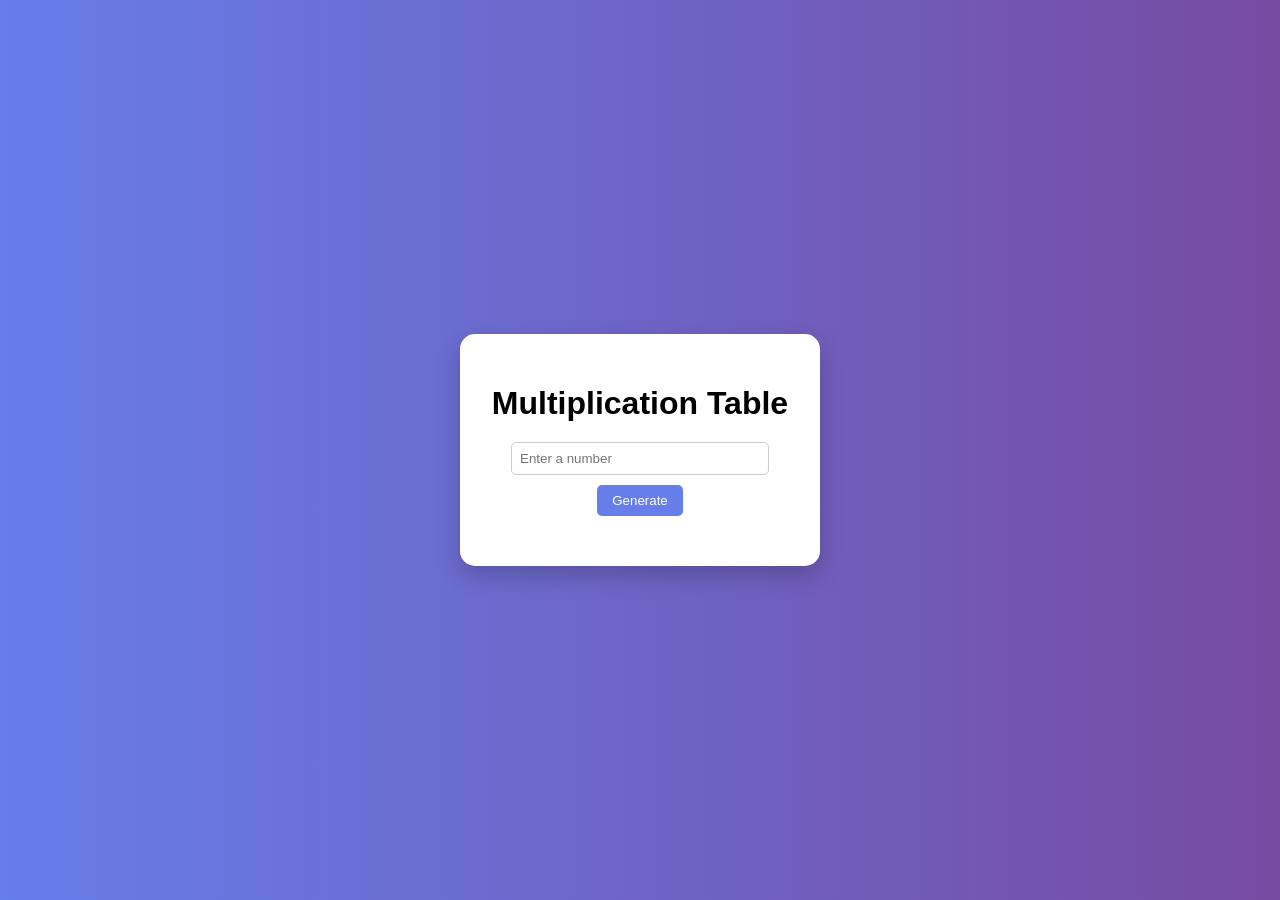
<file: Calculator/index.html>
<!DOCTYPE html>
<html lang="en">
<head>
    <title>Multiplication Table Generator</title>
    <link rel="stylesheet" href="style.css">
</head>
<body>

    <div class="container">
        <h1>Multiplication Table</h1>

        <input type="number" id="numberInput" placeholder="Enter a number">
        <button onclick="generateTable()">Generate</button>

        <div id="result"></div>
    </div>

    <script src="script.js"></script>
</body>
</html>
</file>
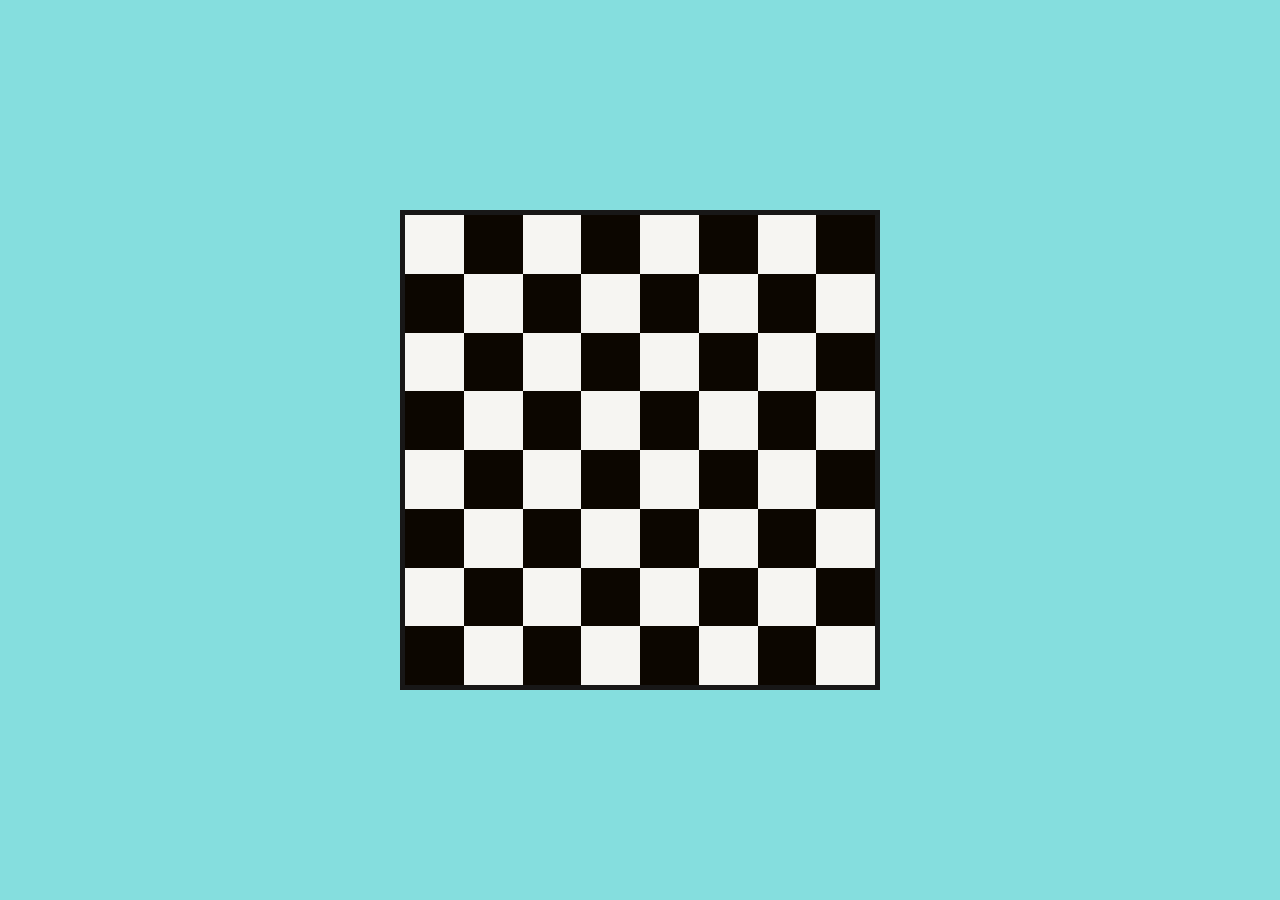
<file: Chessboard/index.html>
<!DOCTYPE html>
<html lang="en">
<head>
    <meta charset="UTF-8">
    <meta name="viewport" content="width=device-width, initial-scale=1.0">
    <title>Chess Board</title>
    <link rel="stylesheet" href="style.css">
</head>
<body>

    <div class="board">
   
        <div class="white"></div>
        <div class="black"></div>
        <div class="white"></div>
        <div class="black"></div>
        <div class="white"></div>
        <div class="black"></div>
        <div class="white"></div>
        <div class="black"></div>

   
        <div class="black"></div>
        <div class="white"></div>
        <div class="black"></div>
        <div class="white"></div>
        <div class="black"></div>
        <div class="white"></div>
        <div class="black"></div>
        <div class="white"></div>

       
        <div class="white"></div>
        <div class="black"></div>
        <div class="white"></div>
        <div class="black"></div>
        <div class="white"></div>
        <div class="black"></div>
        <div class="white"></div>
        <div class="black"></div>

        
        <div class="black"></div>
        <div class="white"></div>
        <div class="black"></div>
        <div class="white"></div>
        <div class="black"></div>
        <div class="white"></div>
        <div class="black"></div>
        <div class="white"></div>


        <div class="white"></div>
        <div class="black"></div>
        <div class="white"></div>
        <div class="black"></div>
        <div class="white"></div>
        <div class="black"></div>
        <div class="white"></div>
        <div class="black"></div>

   
        <div class="black"></div>
        <div class="white"></div>
        <div class="black"></div>
        <div class="white"></div>
        <div class="black"></div>
        <div class="white"></div>
        <div class="black"></div>
        <div class="white"></div>

     
        <div class="white"></div>
        <div class="black"></div>
        <div class="white"></div>
        <div class="black"></div>
        <div class="white"></div>
        <div class="black"></div>
        <div class="white"></div>
        <div class="black"></div>


        <div class="black"></div>
        <div class="white"></div>
        <div class="black"></div>
        <div class="white"></div>
        <div class="black"></div>
        <div class="white"></div>
        <div class="black"></div>
        <div class="white"></div>
    </div>

</body>
</html>
</file>
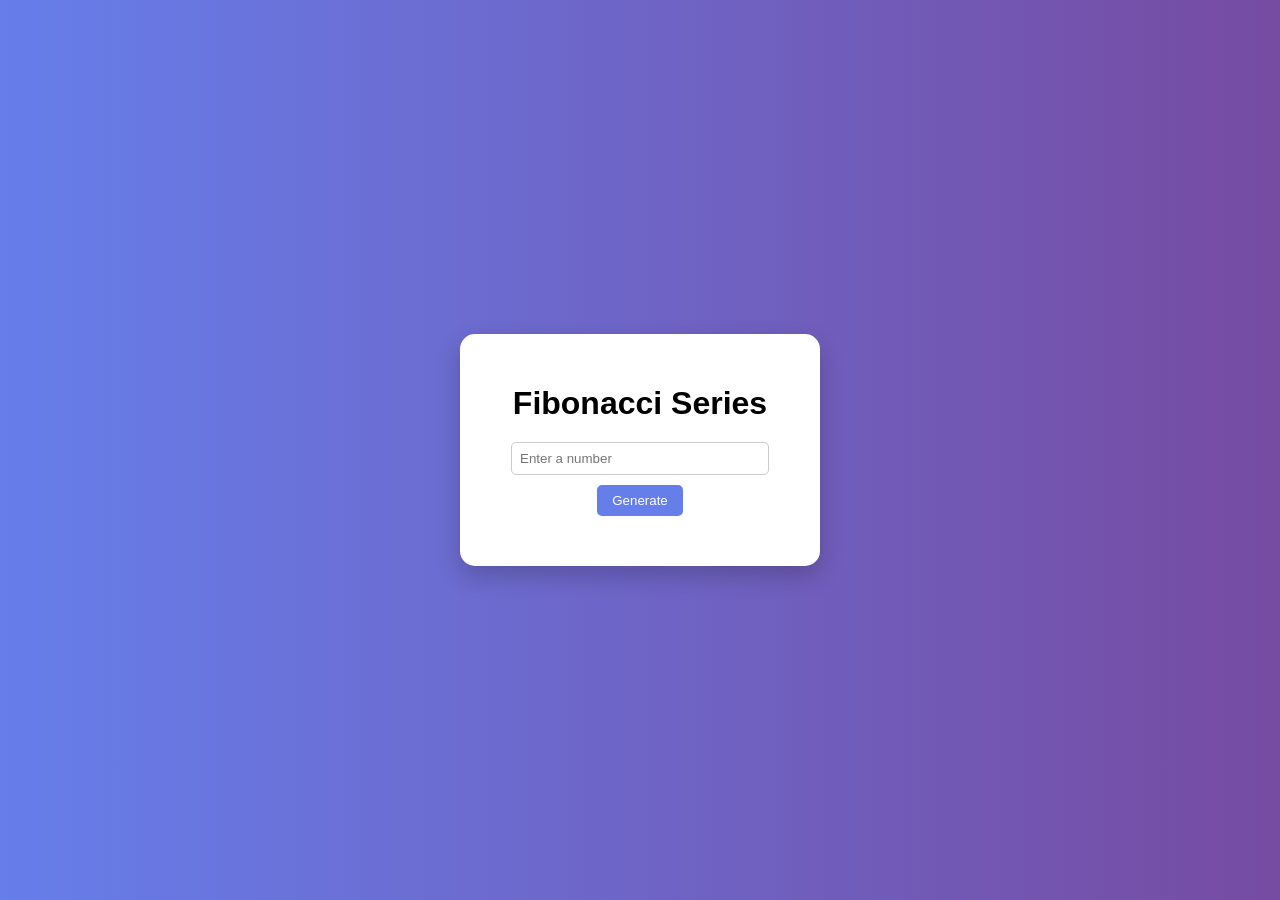
<file: Fibonacci/index.html>
<!DOCTYPE html>
<html lang="en">
<head>
    <title>Fibonacci Series Generator of a Number</title>
    <link rel="stylesheet" href="style.css">
</head>
<body>

    <div class="container">
        <h1>Fibonacci Series</h1>

        <input type="number" id="numberInput" placeholder="Enter a number">
        <button onclick="generateTable()">Generate</button>

        <div id="result"></div>
    </div>

    <script src="script.js"></script>
</body>
</html>
</file>
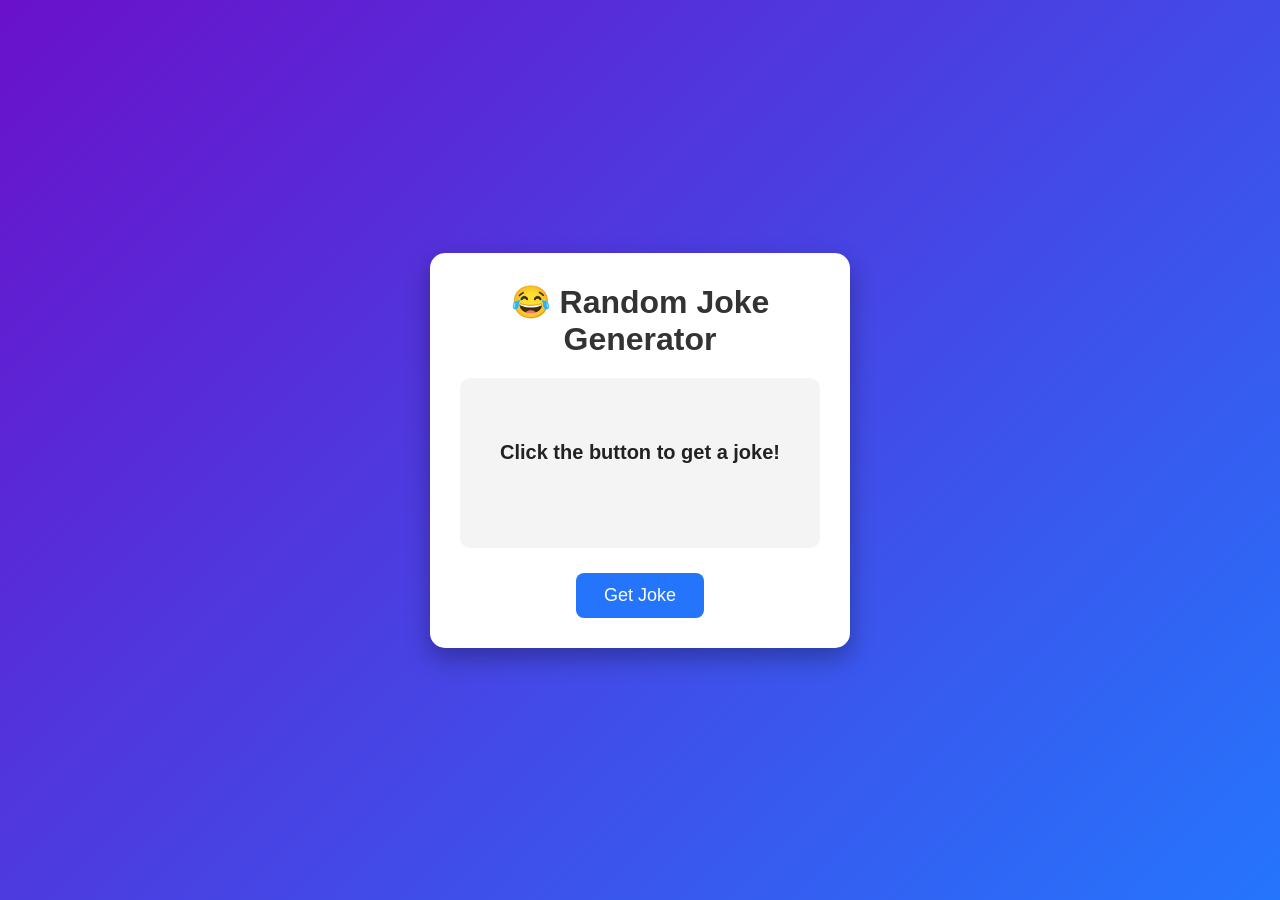
<file: JokeGenerator/index.html>
<!DOCTYPE html>
<html lang="en">
<head>
    <meta charset="UTF-8">
    <meta name="viewport" content="width=device-width, initial-scale=1.0">
    <title>Random Joke Generator</title>
    <link rel="stylesheet" href="joke.css">
</head>
<body>
                                          
    <div class="container">
        <h1>😂 Random Joke Generator</h1>
        
        <div class="joke-box">
            <p class="setup">Click the button to get a joke!</p>
            <p class="punchline"></p>
        </div>

        <button class="btn">Get Joke</button>
    </div>

    <script src="joke.js"></script>
</body>
</html>
</file>
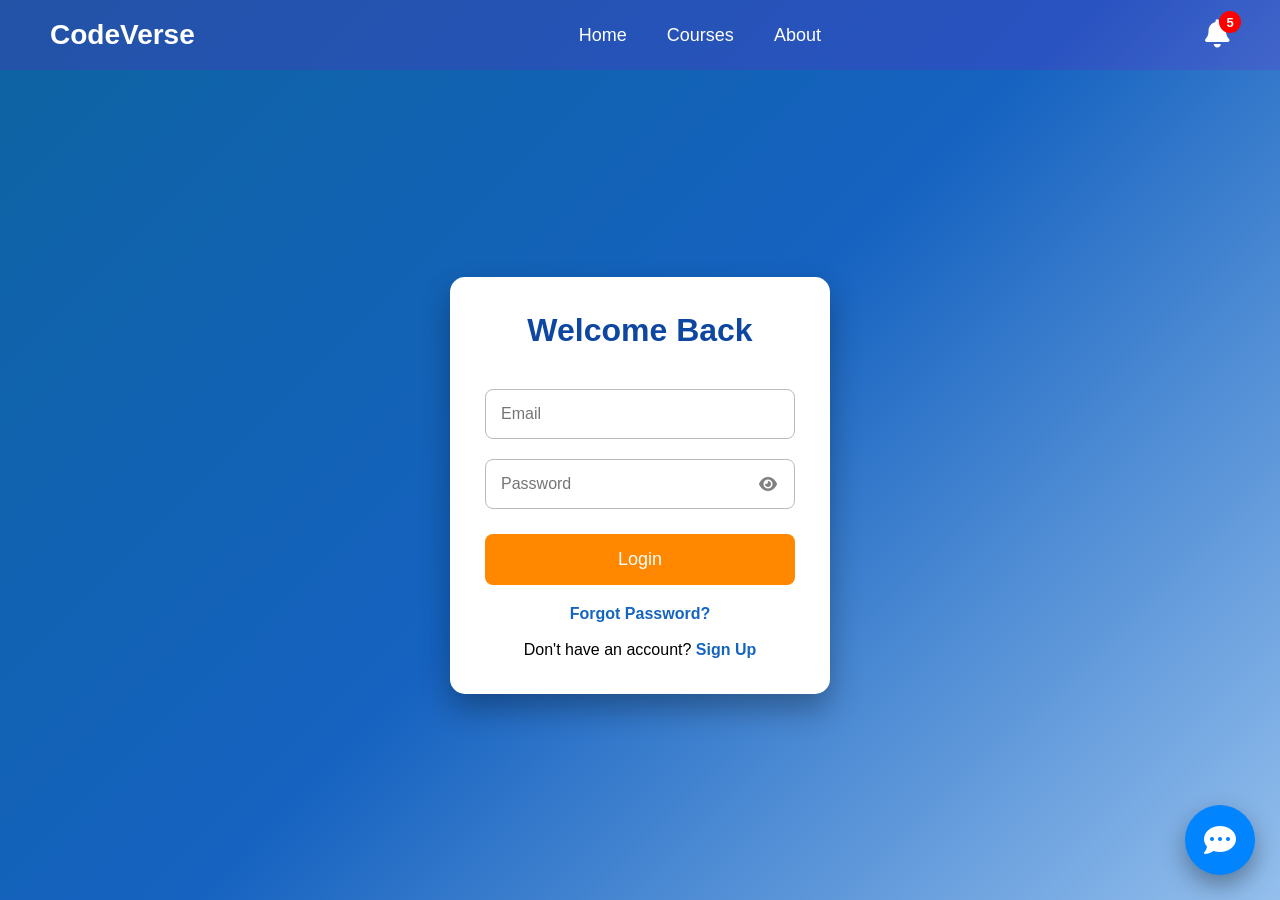
<file: Login Page/index.html>
<!DOCTYPE html>
<html lang="en">
<head>
<meta charset="UTF-8">
<meta name="viewport" content="width=device-width, initial-scale=1.0">

<title>CodeVerse Login</title>

<link rel="stylesheet" href="https://cdnjs.cloudflare.com/ajax/libs/font-awesome/6.5.2/css/all.min.css">
<link rel="stylesheet" href="style.css">
</head>
<body>

<nav>

<div class="logo">
CodeVerse
</div>

<div class="menu">
<a href="#">Home</a>
<a href="#">Courses</a>
<a href="#">About</a>
</div>

<div class="notification">
<i class="fa-solid fa-bell"></i>
<div class="badge">5</div>
</div>

</nav>

<div class="container">

<div class="card">

<h1>Welcome Back</h1>

<input type="email" placeholder="Email">

<div class="password-box">

<input type="password" placeholder="Password">

<i class="fa-solid fa-eye"></i>

<span class="tooltip">
Password should be at least 8 characters.
</span>

</div>

<button>Login</button>

<div class="links">

<p><a href="#">Forgot Password?</a></p>

<br>

<p>
Don't have an account?
<a href="#">Sign Up</a>
</p>

</div>

</div>

</div>


<div class="chatbot">
    <i class="fa-solid fa-comment-dots"></i>
</div>

</body>
</html>
</file>
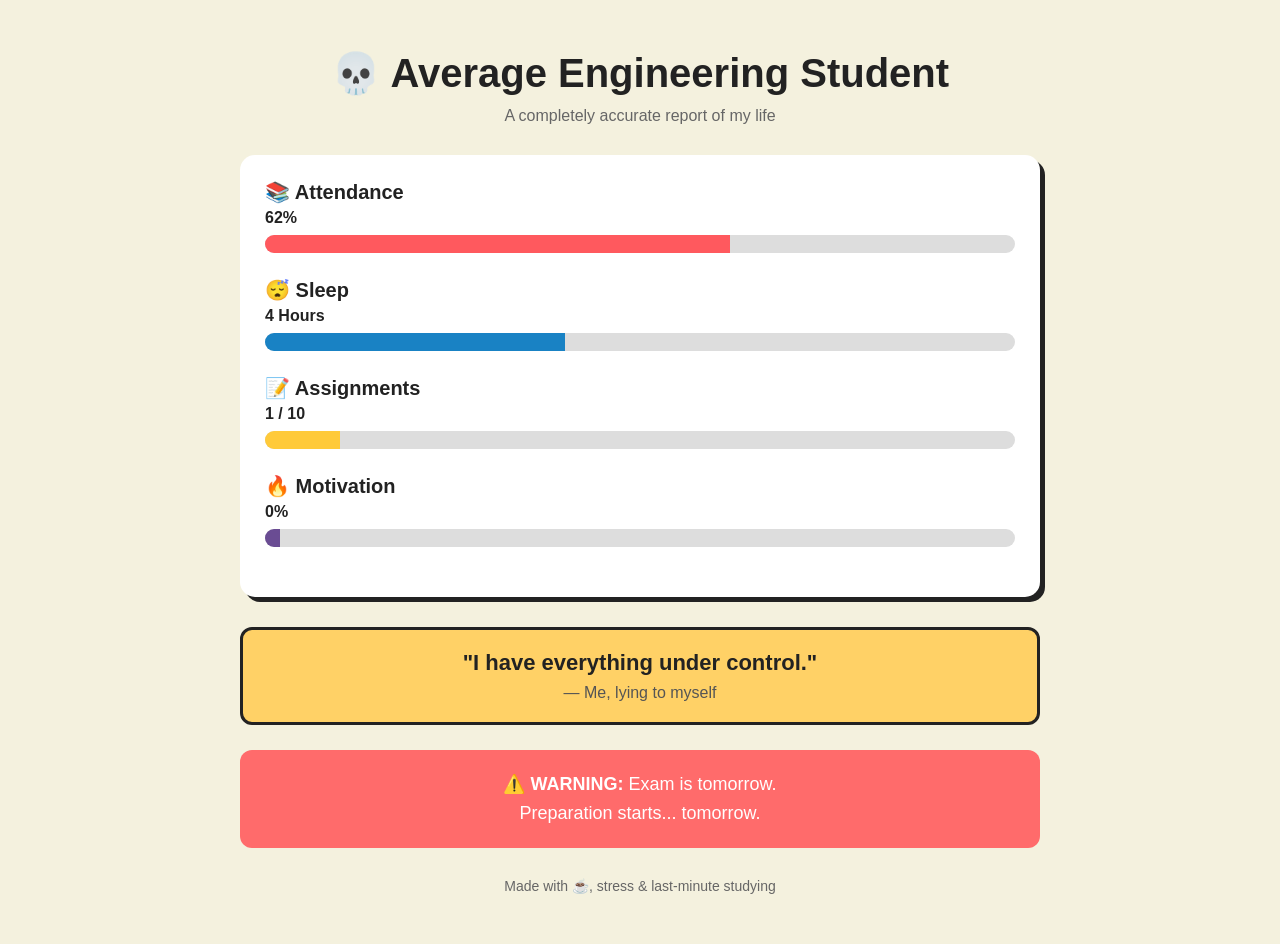
<file: Meme/index.html>
<!DOCTYPE html>
<html lang="en">
<head>
    <meta charset="UTF-8">
    <meta name="viewport" content="width=device-width, initial-scale=1.0">
    <title>Average Engineering Student</title>

    <link rel="stylesheet" href="style.css">
</head>
<body>

    <div class="container">

        <h1>💀 Average Engineering Student</h1>
        <p class="subtitle">A completely accurate report of my life</p>

        <div class="card">

            <div class="item">
                <h2>📚 Attendance</h2>
                <p>62%</p>
                <div class="bar">
                    <div class="attendance"></div>
                </div>
            </div>

            <div class="item">
                <h2>😴 Sleep</h2>
                <p>4 Hours</p>
                <div class="bar">
                    <div class="sleep"></div>
                </div>
            </div>

            <div class="item">
                <h2>📝 Assignments</h2>
                <p>1 / 10</p>
                <div class="bar">
                    <div class="assignment"></div>
                </div>
            </div>

            <div class="item">
                <h2>🔥 Motivation</h2>
                <p>0%</p>
                <div class="bar">
                    <div class="motivation"></div>
                </div>
            </div>

        </div>

        <div class="quote">
            <p>"I have everything under control."</p>
            <span>— Me, lying to myself</span>
        </div>

        <div class="warning">
            ⚠️ <strong>WARNING:</strong> Exam is tomorrow.
            <br>
            Preparation starts... tomorrow.
        </div>

        <footer>
            Made with ☕, stress & last-minute studying
        </footer>

    </div>

</body>
</html>
</file>
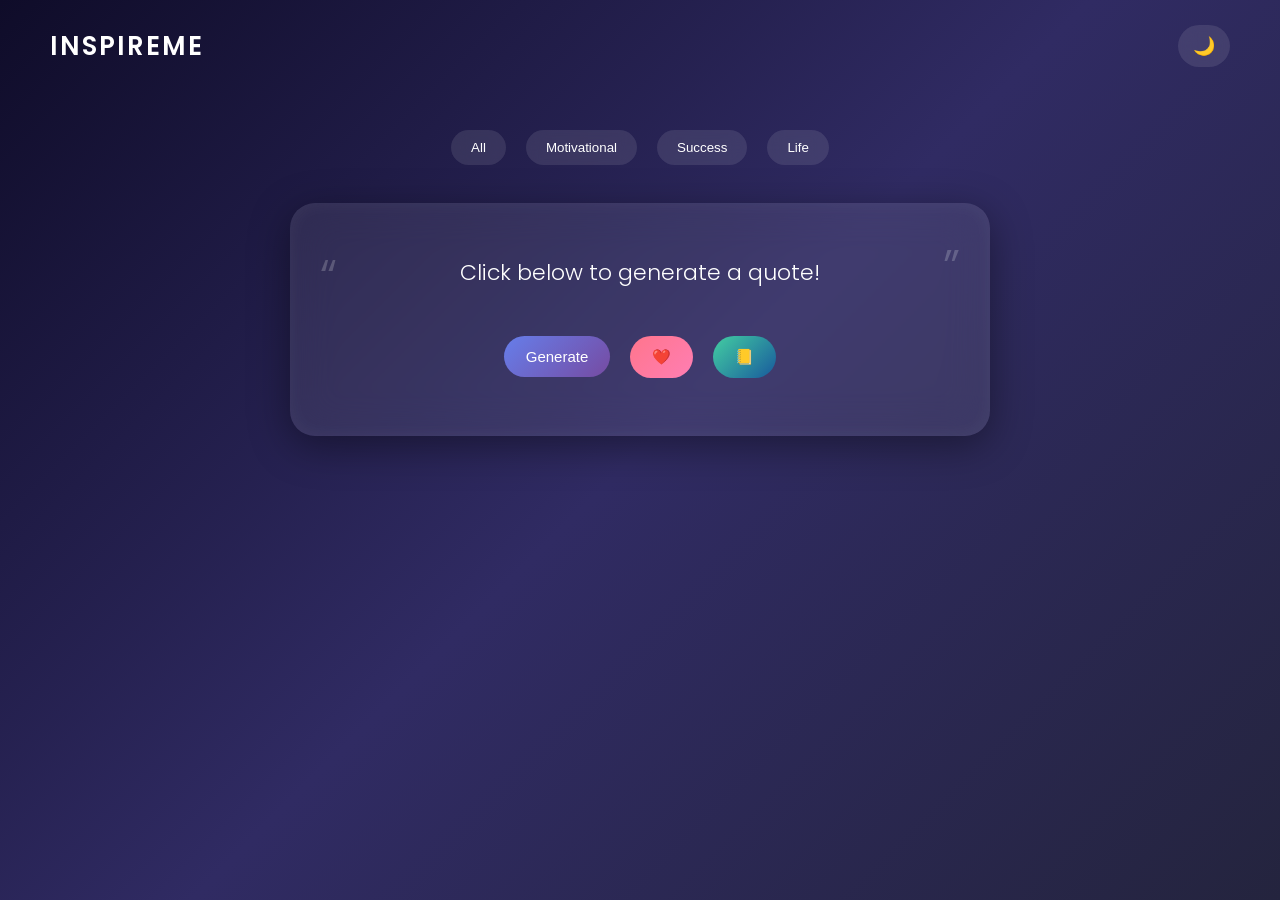
<file: QuoteGenerator/index.html>
<!DOCTYPE html>
<html lang="en">
<head>
    <meta charset="UTF-8">
    <title>InspireMe - Quote Generator</title>
    <link rel="stylesheet" href="style.css">
</head>
<body>

    <div class="top-bar">
        <h1>InspireMe</h1>
        <button id="themeToggle">🌙</button>
    </div>

    <div class="category-buttons">
        <button onclick="setCategory('all')">All</button>
        <button onclick="setCategory('motivational')">Motivational</button>
        <button onclick="setCategory('success')">Success</button>
        <button onclick="setCategory('life')">Life</button>
    </div>

    <div class="quote-box">
        <p id="quote">Click below to generate a quote!</p>

        <div class="actions">
            <button onclick="generateQuote()">Generate</button>
            <button onclick="saveQuote()">❤️</button>
            <button onclick="copyQuote()">📒</button>
        </div>
    </div>

    <script src="script.js"></script>
</body>
</html>
</file>
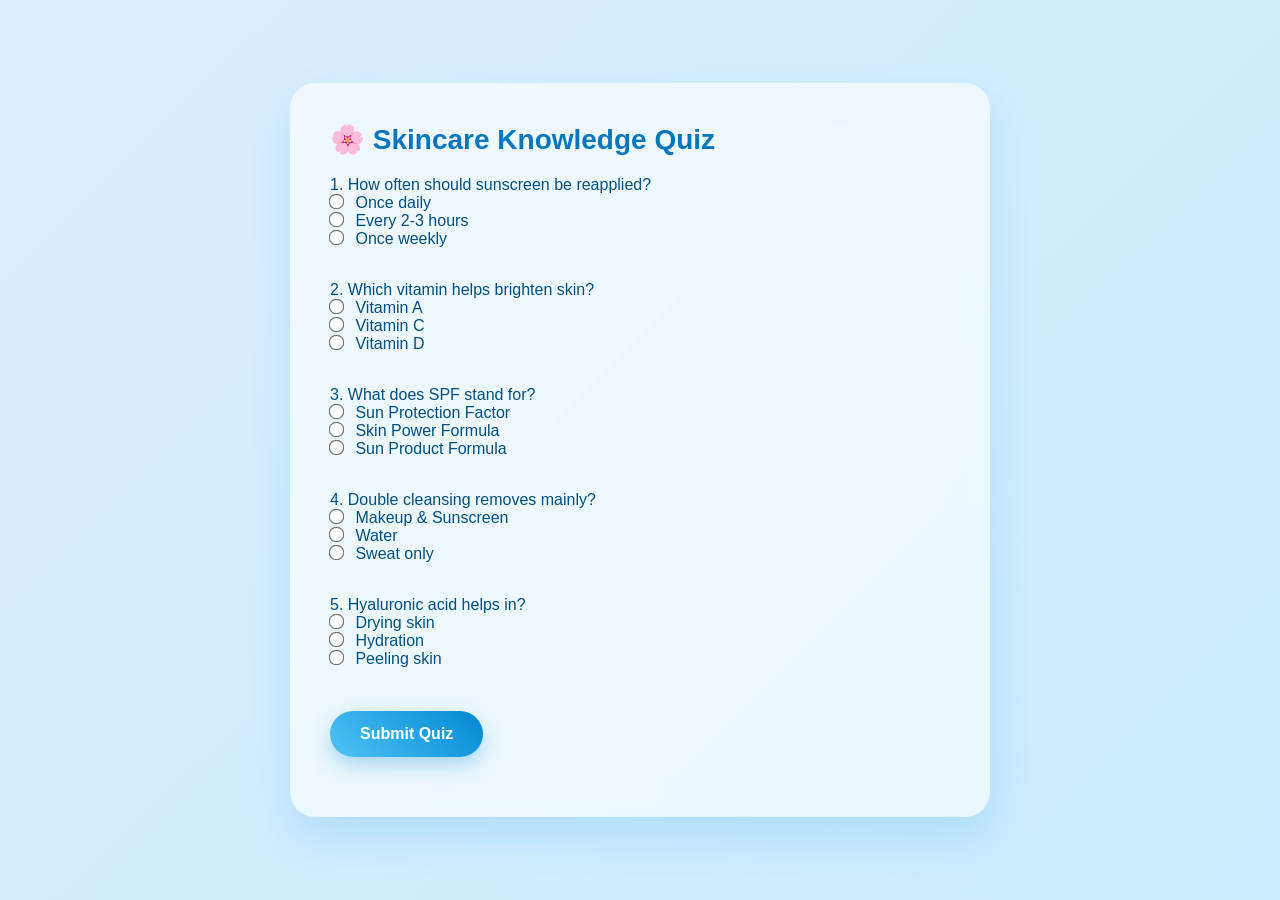
<file: SkinCare/index.html>
<!DOCTYPE html>
<html>
<head>
<title>Skincare Quiz Game</title>
<link rel="stylesheet" href="style.css">
</head>

<body>

<div class="container">
<div id="quizPage">

<h2>🌸 Skincare Knowledge Quiz</h2>

<p>1. How often should sunscreen be reapplied?</p>
<input type="radio" name="q1" value="a"> Once daily<br>
<input type="radio" name="q1" value="b"> Every 2-3 hours<br>
<input type="radio" name="q1" value="c"> Once weekly<br><br>

<p>2. Which vitamin helps brighten skin?</p>
<input type="radio" name="q2" value="a"> Vitamin A<br>
<input type="radio" name="q2" value="b"> Vitamin C<br>
<input type="radio" name="q2" value="c"> Vitamin D<br><br>

<p>3. What does SPF stand for?</p>
<input type="radio" name="q3" value="a"> Sun Protection Factor<br>
<input type="radio" name="q3" value="b"> Skin Power Formula<br>
<input type="radio" name="q3" value="c"> Sun Product Formula<br><br>

<p>4. Double cleansing removes mainly?</p>
<input type="radio" name="q4" value="a"> Makeup & Sunscreen<br>
<input type="radio" name="q4" value="b"> Water<br>
<input type="radio" name="q4" value="c"> Sweat only<br><br>

<p>5. Hyaluronic acid helps in?</p>
<input type="radio" name="q5" value="a"> Drying skin<br>
<input type="radio" name="q5" value="b"> Hydration<br>
<input type="radio" name="q5" value="c"> Peeling skin<br><br>

<button onclick="checkAnswers()">Submit Quiz</button>

<h3 id="scoreResult"></h3>

</div>
<div id="spinPage">

<h2>🎯 Spin & Win</h2>

<div id="wheel">SPIN</div>

<button onclick="spinWheel()">Spin Now</button>

<h3 id="discountResult"></h3>

</div>

</div>


<script src="script.js">

</script>

</body>
</html>
</file>
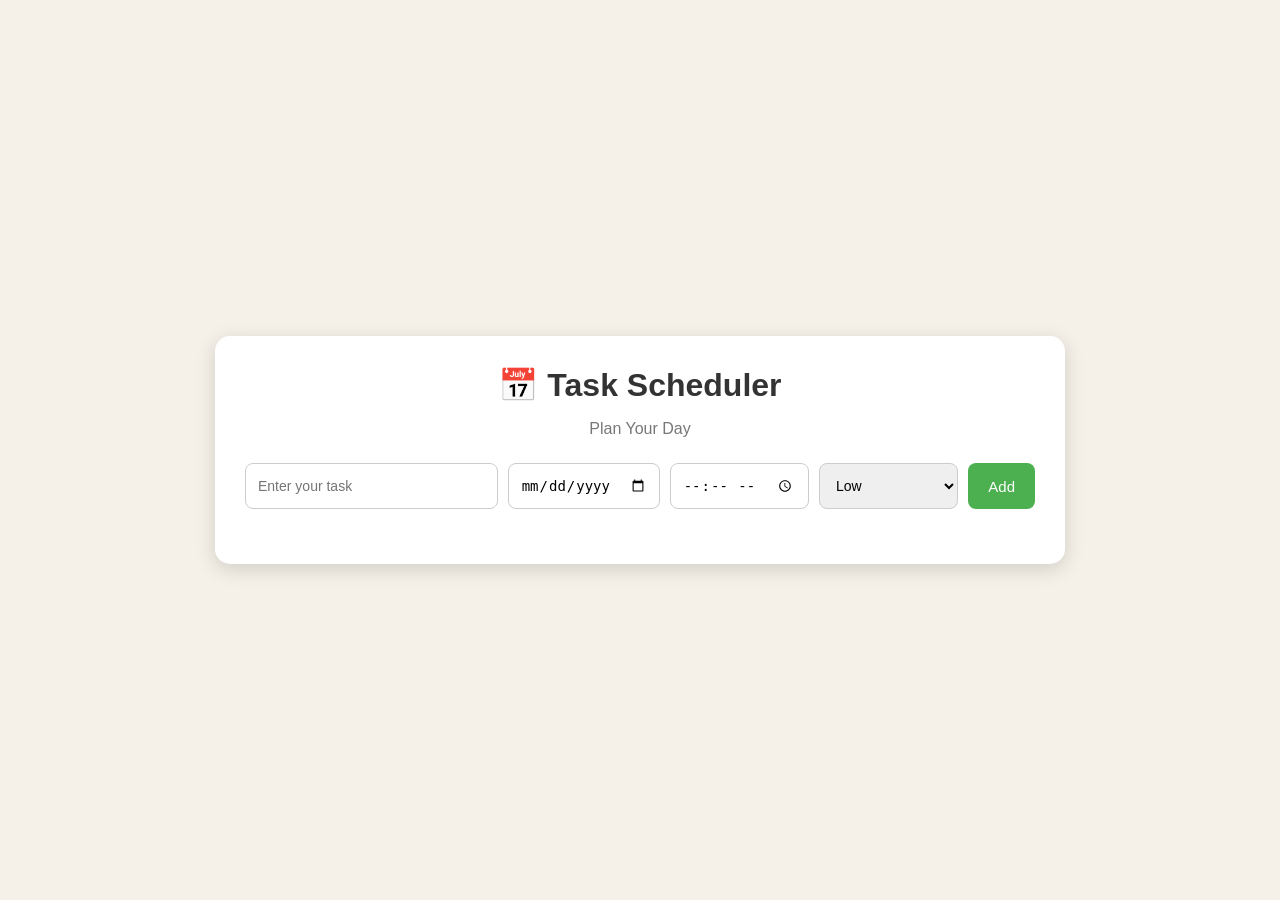
<file: Task Scheduler/index.html>
<!DOCTYPE html>
<html>
<head>
    <title>Task Scheduler</title>
    <link rel="stylesheet" href="style.css">
</head>

<body>

    <div class="container">

        <h1>📅 Task Scheduler</h1>
        <p class="subtitle">Plan Your Day</p>

        <div class="form">

            <input type="text" id="taskInput" placeholder="Enter your task">

            <input type="date" id="taskDate">

            <input type="time" id="taskTime">

            <select id="priority">
                <option value="Low">Low</option>
                <option value="Medium">Medium</option>
                <option value="High">High</option>
            </select>

            <button onclick="addTask()">Add</button>

        </div>

        <div id="taskList"></div>

    </div>

    <script src="script.js"></script>

</body>
</html>
</file>
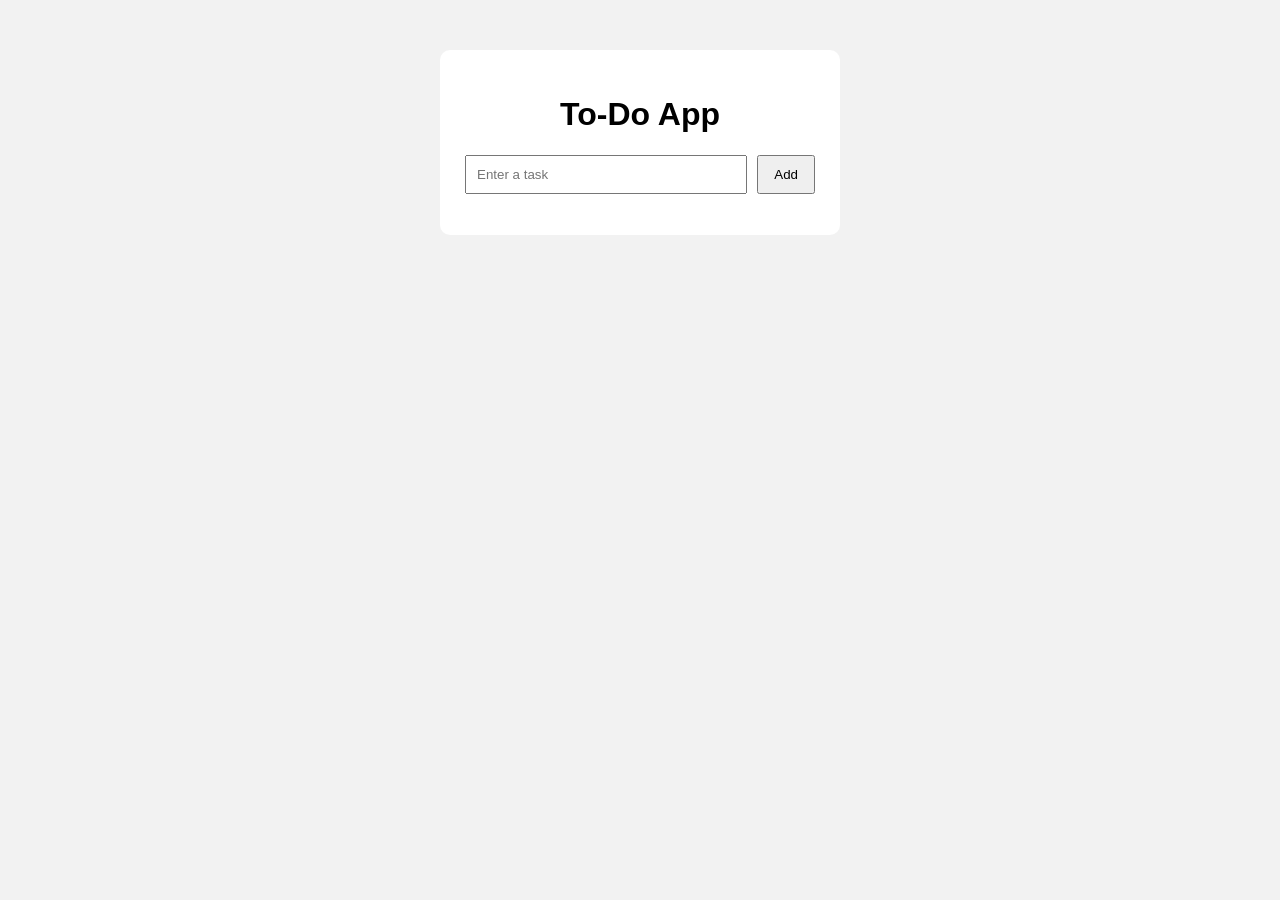
<file: to-do app/index.html>
<!DOCTYPE html>
<html lang="en">
<head>
    <meta charset="UTF-8">
    <meta name="viewport" content="width=device-width, initial-scale=1.0">
    <title>To-Do App</title>
    <link rel="stylesheet" href="style.css">
</head>
<body>

    <div class="container">
        <h1>To-Do App</h1>

        <form id="todoForm">
            <input type="text" id="todoInput" placeholder="Enter a task">
            <button type="submit">Add</button>
        </form>

        <ul id="todoList"></ul>
    </div>

    <script src="script.js"></script>
</body>
</html>
</file>
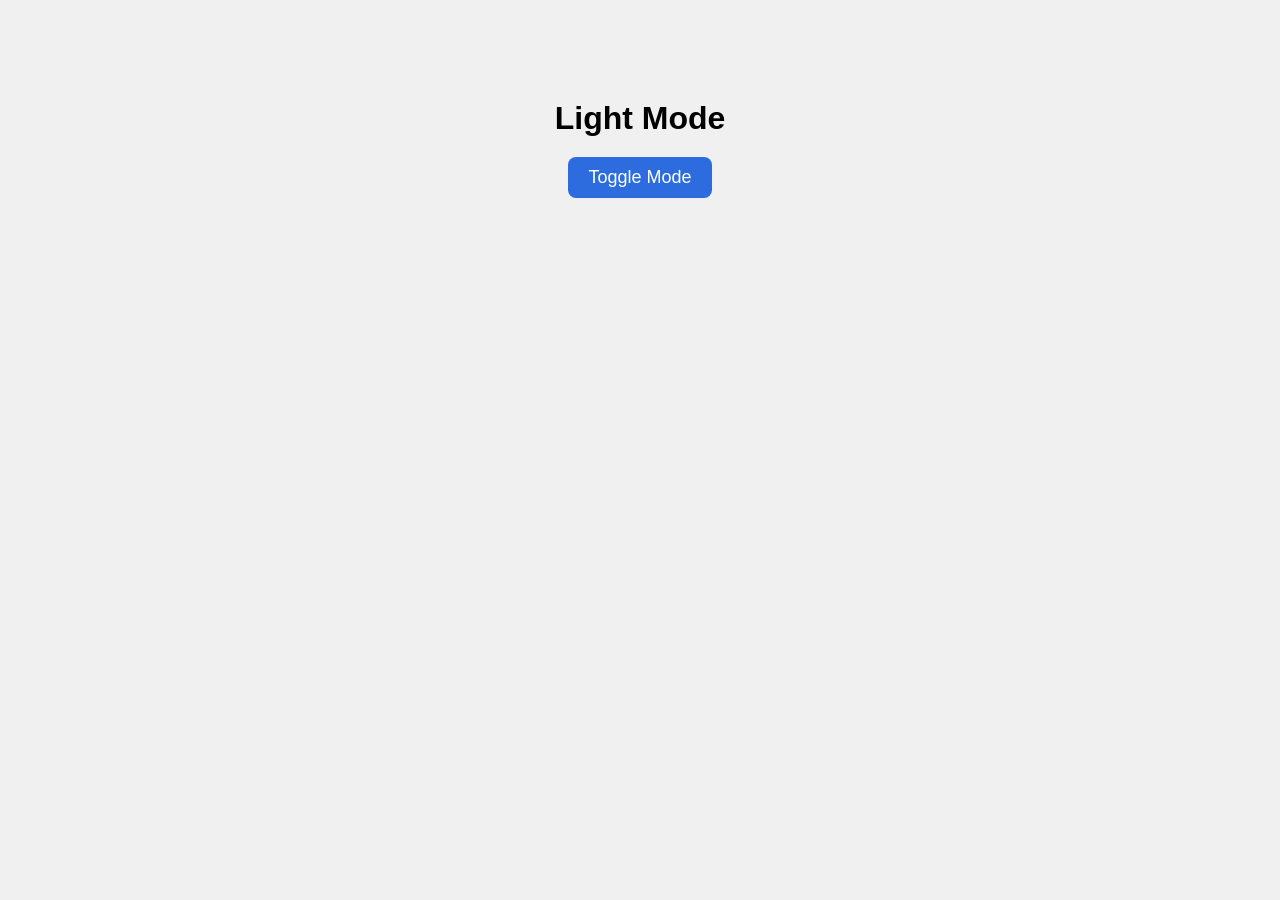
<file: Toggle/index.html>
<!DOCTYPE html>
<html lang="en">
<head>
  <meta charset="UTF-8">
  <title>Toggle Demo</title>

  <style>
    body {
      font-family: Arial;
      text-align: center;
      margin-top: 100px;
      background-color: #f0f0f0;
      transition: 0.3s;
    }

    h1 {
      margin-bottom: 20px;
    }

    button {
      padding: 10px 20px;
      font-size: 18px;
      border: none;
      border-radius: 8px;
      cursor: pointer;
      background-color: #2d6cdf;
      color: white;
    }

    .dark {
      background-color: #222;
      color: white;
    }
  </style>
</head>

<body>

  <h1 id="status">Light Mode</h1>
  <button onclick="toggleMode()">Toggle Mode</button>

  <script>
    function toggleMode() {
      document.body.classList.toggle("dark");

      let text = document.getElementById("status");

      if (document.body.classList.contains("dark")) {
        text.innerText = "Dark Mode 🌙";
      } else {
        text.innerText = "Light Mode ☀️";
      }
    }
  </script>

</body>
</html>
</file>
<file: Calculator/style.css>
body {
    font-family: Arial, sans-serif;
    background: linear-gradient(to right, #667eea, #764ba2);
    display: flex;
    justify-content: center;
    align-items: center;
    height: 100vh;
    margin: 0;
}

.container {
    background: white;
    padding: 30px;
    border-radius: 15px;
    text-align: center;
    width: 300px;
    box-shadow: 0 10px 25px rgba(0, 0, 0, 0.2);
}

h1 {
    margin-bottom: 20px;
}

input {
    padding: 8px;
    width: 80%;
    margin-bottom: 10px;
    border-radius: 5px;
    border: 1px solid #ccc;
}

button {
    padding: 8px 15px;
    border: none;
    background: #667eea;
    color: white;
    border-radius: 5px;
    cursor: pointer;
}

button:hover {
    background: #5a67d8;
}

#result {
    margin-top: 20px;
    font-weight: bold;
    line-height: 1.8;
}
</file>
<file: Chessboard/style.css>
* {
    margin: 0;
    padding: 0;
    box-sizing: border-box;
}

body {
    height: 100vh;
    display: flex;
    justify-content: center;
    align-items: center;
    background-color: #85dede;
}

.board {
    width: 480px;
    height: 480px;
    display: grid;
    grid-template-columns: repeat(8, 1fr);
    grid-template-rows: repeat(8, 1fr);
    border: 5px solid #181717;
}

.white {
    background-color: #f6f5f2;
}

.black {
    background-color: #0c0600;
}
</file>
<file: Fibonacci/style.css>
body {
    font-family: Arial, sans-serif;
    background: linear-gradient(to right, #667eea, #764ba2);
    display: flex;
    justify-content: center;
    align-items: center;
    height: 100vh;
    margin: 0;
}

.container {
    background: white;
    padding: 30px;
    border-radius: 15px;
    text-align: center;
    width: 300px;
    box-shadow: 0 10px 25px rgba(0, 0, 0, 0.2);
}

h1 {
    margin-bottom: 20px;
}

input {
    padding: 8px;
    width: 80%;
    margin-bottom: 10px;
    border-radius: 5px;
    border: 1px solid #ccc;
}

button {
    padding: 8px 15px;
    border: none;
    background: #667eea;
    color: white;
    border-radius: 5px;
    cursor: pointer;
}

button:hover {
    background: #5a67d8;
}

#result {
    margin-top: 20px;
    font-weight: bold;
    line-height: 1.8;
}
</file>
<file: JokeGenerator/joke.css>
*{
    margin:0;
    padding:0;
    box-sizing:border-box;
    font-family:Arial, Helvetica, sans-serif;
}

body{
    height:100vh;
    display:flex;
    justify-content:center;
    align-items:center;
    background:linear-gradient(135deg,#6a11cb,#2575fc);
}

.container{
    width:420px;
    background:white;
    padding:30px;
    border-radius:15px;
    text-align:center;
    box-shadow:0 10px 25px rgba(0,0,0,0.3);
}

h1{
    margin-bottom:20px;
    color:#333;
}

.joke-box{
    background:#f4f4f4;
    padding:20px;
    border-radius:10px;
    min-height:170px;
    display:flex;
    flex-direction:column;
    justify-content:center;
}

.setup{
    font-size:20px;
    font-weight:bold;
    color:#222;
    margin-bottom:20px;
}

.punchline{
    font-size:18px;
    color:#555;
    font-style:italic;
}

.btn{
    margin-top:25px;
    padding:12px 28px;
    border:none;
    outline:none;
    background:#2575fc;
    color:white;
    font-size:18px;
    border-radius:8px;
    cursor:pointer;
    transition:0.3s;
}

.btn:hover{
    background:#174bb8;
    transform:scale(1.05);
}

.btn:active{
    transform:scale(0.97);
}
</file>
<file: Login Page/style.css>
*{
    margin:0px;
    padding:0;
    box-sizing:border-box;
    font-family:Arial, Helvetica, sans-serif;
}

body{
    height:100vh;
    background:linear-gradient(135deg,#0d63a1,#1562c0,#94bfed);
    display:flex;
    flex-direction:column;
}


nav{
    height:70px;
    background:rgba(134, 6, 193, 0.168);
    display:flex;
    justify-content:space-between;
    align-items:center;
    padding:0 50px;
}

.logo{
    font-size:28px;
    font-weight:bold;
    color:white;
}

.menu{
    display:flex;
    gap:40px;
}

.menu a{
    color:white;
    text-decoration:none;
    font-size:18px;
    transition:.3s;
}

.menu a:hover{
    color:orange;
}

.notification{
    position:relative;
    font-size:28px;
    color:white;
    cursor:pointer;
    transition:.3s;
}

.notification:hover{
    transform:scale(1.15);
}

.badge{
    position:absolute;
    top:-8px;
    right:-11px;
    background:red;
    color:white;
    width:22px;
    height:22px;
    border-radius:50%;
    display:flex;
    justify-content:center;
    align-items:center;
    font-size:13px;
    font-weight:bold;
}



.container{
    flex:1;
    display:flex;
    justify-content:center;
    align-items:center;
}

.card{
    background:white;
    width:380px;
    padding:35px;
    border-radius:15px;
    box-shadow:0 15px 30px rgba(0,0,0,.3);
}

.card h1{
    text-align:center;
    margin-bottom:30px;
    color:#0d47a1;
}

input{
    width:100%;
    padding:15px;
    margin:10px 0;
    border-radius:8px;
    border:1px solid #bbb;
    font-size:16px;
    transition:.3s;
}

input:hover{
    border:1px solid orange;
}



.password-box{
    position:relative;
}

.password-box input{
    padding-right:50px;
}

.password-box i{
    position:absolute;
    right:18px;
    top:50%;
    transform:translateY(-50%);
    cursor:pointer;
    color:gray;
    transition:.3s;
}

.password-box i:hover{
    color:orange;
}
                                                                                                                        
.tooltip{
    position:absolute;
    top:-42px;
    right:-5px;
    background:#333;
    color:white;
    padding:8px 12px;
    border-radius:6px;
    font-size:12px;
    opacity:0;
    visibility:hidden;
    transition:.3s;
    white-space:nowrap;
}

.password-box i:hover + .tooltip{
    opacity:1;
    visibility:visible;
}

button{
    width:100%;
    padding:15px;
    margin-top:15px;
    background:rgb(255, 136, 0);
    border:none;
    color:white;
    font-size:18px;
    border-radius:8px;
    cursor:pointer;
    transition:.3s;
}

button:hover{
    background:#ff7a00;
    transform:scale(1.03);
}

/* Links */

.links{
    text-align:center;
    margin-top:20px;
}

.links a{
    text-decoration:none;
    color:#1565c0;
    font-weight:bold;
}

.links a:hover{
    color:orange;
}


.chatbot{
    position:fixed;
    bottom:25px;
    right:25px;
    width:70px;
    height:70px;
    background:#0084ff;
    border-radius:50%;
    display:flex;
    justify-content:center;
    align-items:center;
    cursor:pointer;
    box-shadow:0 10px 25px rgba(0,0,0,.35);
    transition:.3s;
}

.chatbot:hover{
    transform:scale(1.12);
    background:#0073e6;
}

.chatbot i{
    color:white;
    font-size:32px;
}
</file>
<file: Meme/style.css>
* {
    margin: 0;
    padding: 0;
    box-sizing: border-box;
}

body {
    font-family: Arial, sans-serif;
    background-color: #f4f1de;
    color: #222;
}

.container {
    width: 80%;
    max-width: 800px;
    margin: 50px auto;
    text-align: center;
}

h1 {
    font-size: 40px;
    margin-bottom: 10px;
}

.subtitle {
    color: #666;
    margin-bottom: 30px;
}

.card {
    background-color: white;
    padding: 25px;
    border-radius: 15px;
    box-shadow: 5px 5px 0px #222;
}

.item {
    text-align: left;
    margin-bottom: 25px;
}

.item h2 {
    font-size: 20px;
    margin-bottom: 5px;
}

.item p {
    margin-bottom: 8px;
    font-weight: bold;
}

.bar {
    width: 100%;
    height: 18px;
    background-color: #ddd;
    border-radius: 10px;
    overflow: hidden;
}

.attendance {
    width: 62%;
    height: 100%;
    background-color: #ff595e;
}

.sleep {
    width: 40%;
    height: 100%;
    background-color: #1982c4;
}

.assignment {
    width: 10%;
    height: 100%;
    background-color: #ffca3a;
}

.motivation {
    width: 2%;
    height: 100%;
    background-color: #6a4c93;
}

.quote {
    margin-top: 30px;
    padding: 20px;
    background-color: #ffd166;
    border: 3px solid #222;
    border-radius: 12px;
}

.quote p {
    font-size: 22px;
    font-weight: bold;
    margin-bottom: 8px;
}

.quote span {
    color: #555;
}

.warning {
    margin-top: 25px;
    padding: 20px;
    background-color: #ff6b6b;
    color: white;
    border-radius: 12px;
    font-size: 18px;
    line-height: 1.6;
}

footer {
    margin-top: 30px;
    color: #666;
    font-size: 14px;
}
</file>
<file: QuoteGenerator/style.css>
/* =========================
   GOOGLE FONT
========================= */
@import url('https://fonts.googleapis.com/css2?family=Poppins:wght@300;400;600;700&display=swap');

/* =========================
   GLOBAL RESET
========================= */
* {
    margin: 0;
    padding: 0;
    box-sizing: border-box;
}

body {
    font-family: 'Poppins', sans-serif;
    min-height: 100vh;
    display: flex;
    flex-direction: column;
    align-items: center;
    transition: all 0.5s ease;
    background: linear-gradient(135deg, #0f0c29, #302b63, #24243e);
    color: #ffffff;
    overflow-x: hidden;
}

/* =========================
   LIGHT MODE
========================= */
body.light {
    background: linear-gradient(135deg, #fdfbfb, #ebedee);
    color: #1f1f1f;
}

/* =========================
   TOP BAR
========================= */
.top-bar {
    width: 100%;
    display: flex;
    justify-content: space-between;
    align-items: center;
    padding: 25px 50px;
}

.top-bar h1 {
    font-size: 26px;
    font-weight: 600;
    letter-spacing: 2px;
    text-transform: uppercase;
}

/* =========================
   THEME BUTTON
========================= */
#themeToggle {
    padding: 10px 15px;
    border-radius: 50px;
    border: none;
    cursor: pointer;
    font-size: 18px;
    background: rgba(255,255,255,0.1);
    backdrop-filter: blur(10px);
    color: inherit;
    transition: 0.3s ease;
}

#themeToggle:hover {
    transform: rotate(20deg) scale(1.1);
}

/* =========================
   CATEGORY BUTTONS
========================= */
.category-buttons {
    margin: 30px 0;
}

.category-buttons button {
    padding: 10px 20px;
    margin: 8px;
    border-radius: 50px;
    border: none;
    font-weight: 500;
    cursor: pointer;
    background: rgba(255,255,255,0.1);
    color: inherit;
    backdrop-filter: blur(8px);
    transition: all 0.3s ease;
}

.category-buttons button:hover {
    transform: translateY(-3px);
    box-shadow: 0 5px 20px rgba(0,0,0,0.3);
}

/* =========================
   QUOTE BOX
========================= */
.quote-box {
    width: 85%;
    max-width: 700px;
    padding: 50px;
    border-radius: 25px;
    text-align: center;
    background: rgba(255,255,255,0.08);
    backdrop-filter: blur(20px);
    box-shadow: 
        0 10px 40px rgba(0,0,0,0.4),
        inset 0 0 20px rgba(255,255,255,0.05);
    transition: all 0.4s ease;
    animation: floatCard 6s ease-in-out infinite;
}

body.light .quote-box {
    background: rgba(255,255,255,0.6);
    box-shadow: 
        0 10px 40px rgba(0,0,0,0.1),
        inset 0 0 15px rgba(255,255,255,0.6);
}

/* Floating animation */
@keyframes floatCard {
    0%, 100% { transform: translateY(0px); }
    50% { transform: translateY(-10px); }
}

/* =========================
   QUOTE TEXT
========================= */
#quote {
    font-size: 22px;
    line-height: 1.8;
    font-weight: 300;
    margin-bottom: 35px;
    position: relative;
}

/* Decorative quote marks */
#quote::before {
    content: "“";
    font-size: 50px;
    position: absolute;
    left: -20px;
    top: -20px;
    opacity: 0.2;
}

#quote::after {
    content: "”";
    font-size: 50px;
    position: absolute;
    right: -20px;
    bottom: -20px;
    opacity: 0.2;
}

/* =========================
   ACTION BUTTONS
========================= */
.actions button {
    padding: 12px 22px;
    margin: 8px;
    border-radius: 50px;
    border: none;
    cursor: pointer;
    font-size: 15px;
    font-weight: 500;
    transition: all 0.3s ease;
    color: white;
}

/* Generate button gradient */
.actions button:nth-child(1) {
    background: linear-gradient(135deg, #667eea, #764ba2);
}

/* Heart button */
.actions button:nth-child(2) {
    background: linear-gradient(135deg, #ff758c, #ff7eb3);
}

/* Copy button */
.actions button:nth-child(3) {
    background: linear-gradient(135deg, #43cea2, #185a9d);
}

/* Hover Effects */
.actions button:hover {
    transform: translateY(-3px) scale(1.05);
    box-shadow: 0 10px 25px rgba(0,0,0,0.4);
}

/* =========================
   RESPONSIVE DESIGN
========================= */
@media (max-width: 768px) {
    .quote-box {
        padding: 30px;
    }

    #quote {
        font-size: 18px;
    }

    .top-bar {
        padding: 20px;
    }
}
</file>
<file: SkinCare/style.css>
*{
    margin: 0;
    padding: 0;
    box-sizing: border-box;
    font-family: 'Poppins', sans-serif;
}

body{
    min-height: 100vh;
    background: linear-gradient(135deg,#dbefff,#c2e9fb,#e0f7ff,#d0f0ff);
    background-size: 400% 400%;
    animation: gradientBG 12s ease infinite;
    display: flex;
    align-items: center;
    justify-content: center;
}

@keyframes gradientBG {
    0%{background-position:0% 50%;}
    50%{background-position:100% 50%;}
    100%{background-position:0% 50%;}
}

.container{
    width: 90%;
    max-width: 700px;
    padding: 40px;
    border-radius: 25px;
    background: rgba(255,255,255,0.6);
    backdrop-filter: blur(15px);
    box-shadow: 0 20px 40px rgba(0, 140, 255, 0.15);
    color: #034f84;
    transition: 0.4s ease;
}

.container:hover{
    transform: translateY(-5px);
}

h2{
    font-size: 28px;
    margin-bottom: 20px;
    font-weight: 700;
    color: #0277bd;
}

p{
    margin-top: 15px;
    font-weight: 500;
}

input[type="radio"]{
    accent-color: #4fc3f7;
    margin-right: 8px;
    transform: scale(1.2);
}

button{
    padding: 14px 30px;
    border: none;
    border-radius: 50px;
    font-size: 16px;
    font-weight: 600;
    margin-top: 25px;
    cursor: pointer;
    background: linear-gradient(45deg,#4fc3f7,#0288d1);
    color: white;
    box-shadow: 0 8px 20px rgba(2,136,209,0.3);
    transition: all 0.3s ease;
}

button:hover{
    transform: scale(1.05);
    box-shadow: 0 12px 25px rgba(2,136,209,0.4);
}

button:active{
    transform: scale(0.95);
}

#scoreResult{
    margin-top: 20px;
    font-size: 18px;
    font-weight: 600;
    color: #01579b;
}

#spinPage{
    display: none;
    text-align: center;
}

#wheel{
    width: 220px;
    height: 220px;
    border-radius: 50%;
    margin: 30px auto;
    display: flex;
    align-items: center;
    justify-content: center;
    font-size: 22px;
    font-weight: bold;
    color: rgb(38, 33, 33);
    background: conic-gradient(
        #4fc3f7 0deg 72deg,
        #29b6f6 72deg 144deg,
        #03a9f4 144deg 216deg,
        #039be5 216deg 288deg,
        #0288d1 288deg 360deg
    );
    box-shadow: 0 20px 40px rgba(2,136,209,0.3);
    transition: transform 2s cubic-bezier(0.33, 1, 0.68, 1);
    position: relative;
}

#wheel::after{
    content: "";
    width: 60px;
    height: 60px;
    background: #e1f5fe38;
    border-radius: 50%;
    position: absolute;
}

#discountResult{
    margin-top: 20px;
    font-size: 20px;
    font-weight: 600;
    color: #01579b;
}

#quizPage, #spinPage{
    animation: fadeIn 0.8s ease-in-out;
}

@keyframes fadeIn{
    from{opacity:0; transform: translateY(20px);}
    to{opacity:1; transform: translateY(0);}
}
</file>
<file: Task Scheduler/style.css>
* {
    box-sizing: border-box;
}

body {
    margin: 0;
    font-family: Arial, sans-serif;

    background-color: #f5f1e8;

    display: flex;
    justify-content: center;
    align-items: center;

    min-height: 100vh;
}

.container {
    width: 90%;
    max-width: 850px;

    background-color: white;

    padding: 30px;

    border-radius: 15px;

    box-shadow: 0 5px 20px rgba(0, 0, 0, 0.15);
}

h1 {
    text-align: center;

    margin: 0;

    color: #333;
}

.subtitle {
    text-align: center;

    color: #777;

    margin-bottom: 25px;
}

/* FORM */

.form {
    display: flex;

    gap: 10px;

    margin-bottom: 25px;
}

.form input,
.form select {
    padding: 12px;

    border: 1px solid #ccc;

    border-radius: 8px;

    font-size: 14px;
}

.form input[type="text"] {
    flex: 2;
}

.form input[type="date"],
.form input[type="time"],
.form select {
    flex: 1;
}

.form button {
    padding: 12px 20px;

    border: none;

    border-radius: 8px;

    background-color: #4caf50;

    color: white;

    font-size: 15px;

    cursor: pointer;
}

.form button:hover {
    background-color: #3d9141;
}

/* TASK */

.task {
    display: flex;

    justify-content: space-between;

    align-items: center;

    background-color: #fafafa;

    border: 1px solid #ddd;

    border-radius: 10px;

    padding: 15px;

    margin-bottom: 10px;
}

.task-left {
    display: flex;

    align-items: center;

    gap: 12px;
}

.task-left input {
    width: 18px;
    height: 18px;
}

.task-info h3 {
    margin: 0 0 6px 0;

    font-size: 16px;

    color: #333;
}

.task-info p {
    margin: 0;

    color: #777;

    font-size: 13px;
}

/* PRIORITY */

.priority {
    display: inline-block;

    padding: 4px 10px;

    margin-left: 10px;

    border-radius: 15px;

    color: white;

    font-size: 12px;
}

.low {
    background-color: #4caf50;
}

.medium {
    background-color: #f0a500;
}

.high {
    background-color: #e74c3c;
}

/* DELETE */

.delete-btn {
    background-color: #e74c3c;

    color: white;

    border: none;

    padding: 8px 13px;

    border-radius: 7px;

    cursor: pointer;
}

.delete-btn:hover {
    background-color: #c0392b;
}

/* COMPLETED */

.completed h3 {
    text-decoration: line-through;

    color: #999;
}

@media (max-width: 700px) {

    .form {
        flex-direction: column;
    }

    .task {
        flex-direction: column;

        align-items: flex-start;

        gap: 12px;
    }

    .delete-btn {
        align-self: flex-end;
    }
}
</file>
<file: to-do app/style.css>
* {
    box-sizing: border-box;
}

body {
    font-family: Arial, sans-serif;
    background: #f2f2f2;
    margin: 0;
    padding: 50px;
}

.container {
    width: 400px;
    margin: auto;
    background: white;
    padding: 25px;
    border-radius: 10px;
}

h1 {
    text-align: center;
}

form {
    display: flex;
    gap: 10px;
}

input {
    flex: 1;
    padding: 10px;
}

button {
    padding: 10px 15px;
    cursor: pointer;
}

li {
    list-style: none;
    padding: 10px;
    margin-top: 10px;
    background: #eee;
    display: flex;
    justify-content: space-between;
}

.delete {
    background: red;
    color: white;
    border: none;
}
</file>
